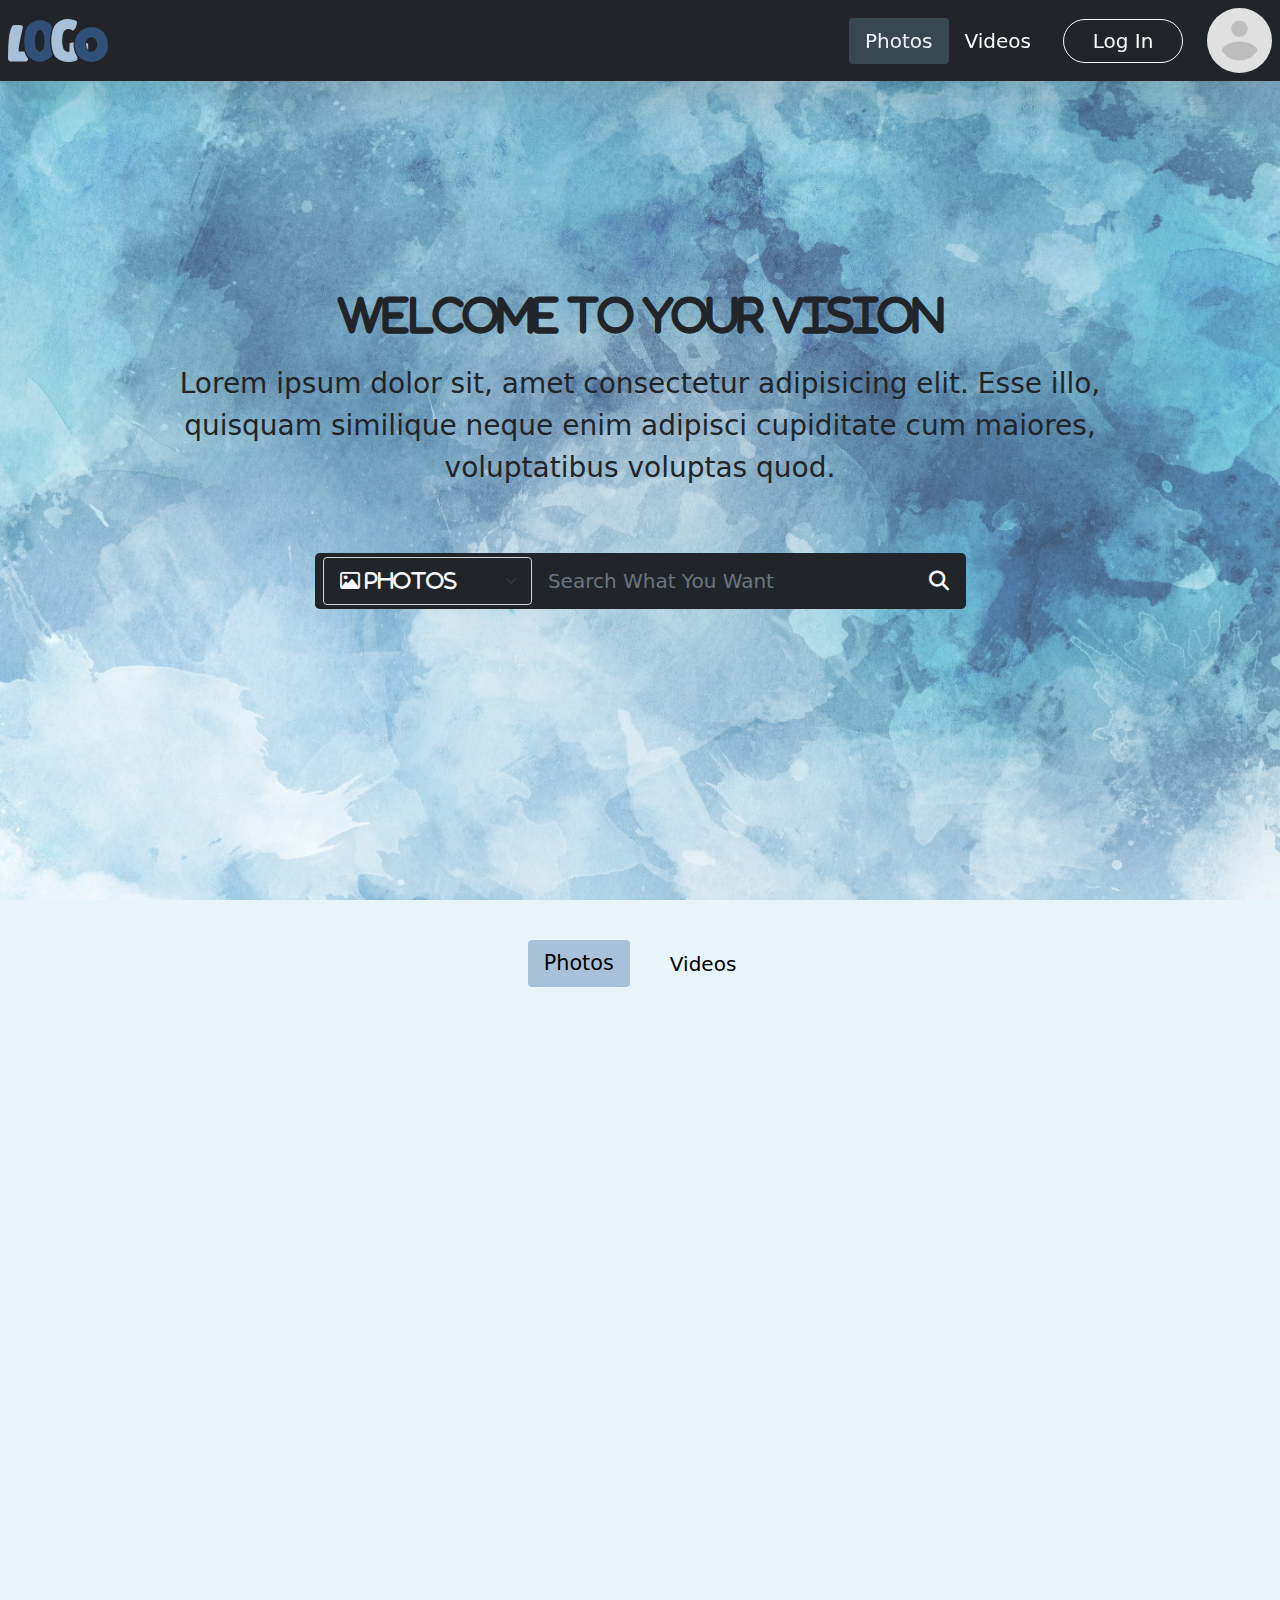
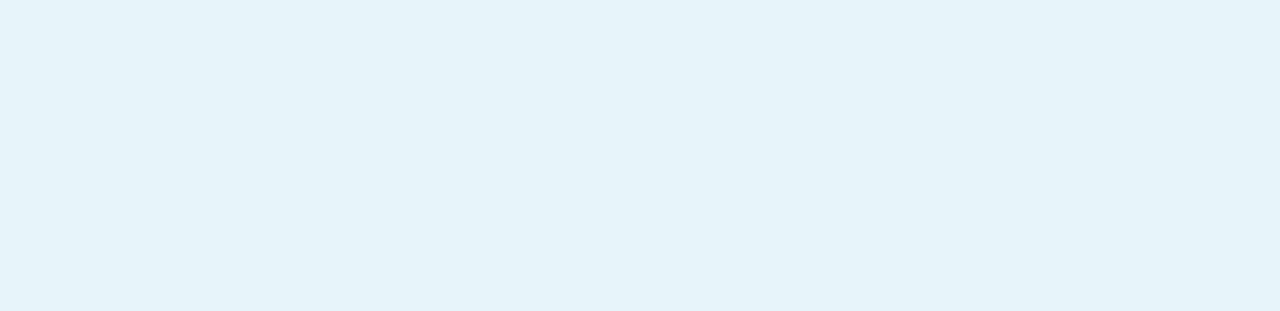
<file: index.html>
<!DOCTYPE html>
<html lang="en" class="h-100">
  <head>
    <meta charset="UTF-8" />
    <meta name="viewport" content="width=device-width, initial-scale=1.0" />
    <link rel="stylesheet" href="./bootstrap/bootstrap.min.css" />
    <link rel="stylesheet" href="./css/style.css" />
    <link
      rel="stylesheet"
      href="https://cdnjs.cloudflare.com/ajax/libs/font-awesome/6.4.2/css/all.min.css"
    />
    <title>Welcome Home</title>
  </head>
  <body class="h-100 bg-color" id="body">
    <!-------------------- nav bar section -------------------------->
    <div id="bodyTop"></div>
    <nav
      class="navbar navbar-expand-md navbar-dark bg-dark gap-3 shadow-lg fixed-top"
    >
      <!----------------------------- logo image  ----------------------->
      <a class="" href="#">
        <figure id="logoImage" class="m-0 col-1 p-2">
          <img src="./images/Logo-Logo-Grayscale.svg" width="100px" />
        </figure>
      </a>

      <!--------------------------- menu button -------------------->
      <div class="px-2">
        <button
          class="navbar-toggler p-2"
          type="button"
          data-bs-toggle="collapse"
          data-bs-target="#navbarSupportedContent"
          aria-controls="navbarSupportedContent"
          aria-expanded="false"
          aria-label="Toggle navigation"
        >
          <span class="navbar-toggler-icon"></span>
        </button>
      </div>

      <!--------------- section to collapse in medium screen --------------->
      <section class="collapse navbar-collapse" id="navbarSupportedContent">
        <div
          id="navMenu"
          class="d-flex justify-content-between align-items-center gap-3 w-100"
        >
          <!-------------------------------- nav bar search ------------------------------------>
          <div class="w-100 px-2 py-1">
            <div
              id="navSearchBar"
              class="visually-hidden w-100 text-dark bg-color rounded-3 d-flex justify-content-between align-items-center p-1 px-2"
            >
              <select
                onchange="onSelectChange(event)"
                class="border border-dark bg-color form-select form-select-lg text-dark w-50"
              >
                <option value="Photos">&#xf03e; Photos</option>
                <option value="Videos">&#xf03d; Videos</option>
              </select>

              <!--------------------------------- input search -------------------------------->
              <input
                id="navSearchInput"
                type="search"
                placeholder="Search What You Want"
                aria-expanded="true"
                class="form-control form-control-lg"
              />
              <div class="btn p-2 text-dark" id="searchIcon">
                <i class="fa-solid fa-magnifying-glass fa-lg"></i>
              </div>
            </div>
          </div>

          <!------------------------------- nav bar list tabs  -------------------------------->
          <div
            id="navTabList"
            class="d-flex justify-content-center align-items-center list-unstyled rounded-2 text-light"
          >
            <div
              onclick="onNavTabClick(this)"
              class="active-nav-tab nav-tab-item fs-5 rounded-2 p-2 px-3"
            >
              <span>Photos</span>
            </div>
            <div
              onclick="onNavTabClick(this)"
              class="nav-tab-item fs-5 rounded-2 p-2 px-3"
            >
              <span>Videos</span>
            </div>
          </div>
          <!---------------------------------- log button -------------------------->

          <div>
            <button
              id="log-btn"
              class="btn btn-outline-light fs-5 px-3 rounded-pill"
              style="width: 120px;"
            >
              Log In
            </button>
          </div>

          <!---------------------------------- profile image -------------------------->

          <div class="px-2">
            <div
              id="profileLogo"
              class="rounded-circle bg-grey-dark m-0 d-flex justify-content-center align-items-center"
              style="width: 65px; height: 65px;"
            ></div>
          </div>
        </div>
      </section>
    </nav>

    <!------------------------------------ main home background ------------------------>
    <figure id="homeImage" class="vh-100 position-relative"></figure>

    <!-------------------------------- main section --------------------------------------->
    <main id="homeContent" class="top-0 w-100 h-100 position-absolute">
      <!-------------------------- paragraph main section -------------------------------->
      <section class="container h-100 d-flex justify-content-center">
        <div
          class="d-flex flex-column justify-content-center align-items-center h-100 gap-5 text-justify"
        >
          <!-------------------- home section details heading ---------------------------------->
          <div
            class="text-dark fs-1 fw-bolder text-center text-justify d-flex flex-column justify-content-center align-items-center"
          >
            <h2 class="fs-1 fw-bolder">Welcome To Your Vision</h2>
            <p class="lead fs-3 pt-3 px-md-5">
              Lorem ipsum dolor sit, amet consectetur adipisicing elit. Esse
              illo, quisquam similique neque enim adipisci cupiditate cum
              maiores, voluptatibus voluptas quod.
            </p>
          </div>

          <!---------------------------- home section search bar  --------------------------->
          <div
            class="col-lg-7 bg-dark rounded-3 d-flex justify-content-between align-items-center p-1 px-2"
          >
            <select
              onchange="onSelectChange(event)"
              class="bg-dark form-select form-select-lg text-light w-50"
            >
              <option value="Photos">&#xf03e; Photos</option>
              <option value="Videos">&#xf03d; Videos</option>
            </select>

            <input
              id="homeSearchInput"
              type="search"
              placeholder="Search What You Want"
              aria-expanded="true"
              class="form-control form-control-lg text-light"
            />
            <div
              class="btn p-2 text-light"
              id="searchIcon"
              onclick="onSearchClick('home')"
            >
              <i class="fa-solid fa-magnifying-glass fa-lg"></i>
            </div>
          </div>
        </div>
      </section>
    </main>

    <!-------------------- tab bar for sections --------------------->
    <section
      id="homeTabList"
      class="d-flex justify-content-center align-items-center p-4 list-unstyled gap-4 rounded-2 fs-5"
    >
      <li
        class="active-home-tab home-tab-item rounded-2 p-2 px-3"
        onclick="onHomeTabClick(this)"
      >
        <a href="#homeTabList">Photos</a>
      </li>
      <li
        class="home-tab-item rounded-2 p-2 px-3"
        onclick="onHomeTabClick(this)"
      >
        <a href="#homeTabList">Videos</a>
      </li>
    </section>

    <!-------------------- pop up window for image --------------------->
    <div id="pop-up-content"></div>

    <!----------------------------- grid images -------------------------->
    <section id="homeGrid" class="container min-vh-100 position-relative">
      <div
        id="cardsItems"
        class="d-flex flex-wrap gap-3 justify-content-center align-items-center pb-5 min-vh-100"
      >
        <span class="loader"></span>
      </div>
    </section>

    <!----------------------------- up button -------------------------->
    <div id="go-up-button">
      <button
        class="btn bg-grey-dark rounded-circle visually-hidden"
        style="width: 60px; height: 60px;"
      >
        <i class="fa-solid fa-angles-up fa-xl"></i>
      </button>
    </div>

    <script src="./index-script.js"></script>
    <script src="../../bootstrap/bootstrap.bundle.js"></script>
  </body>
</html>
</file>
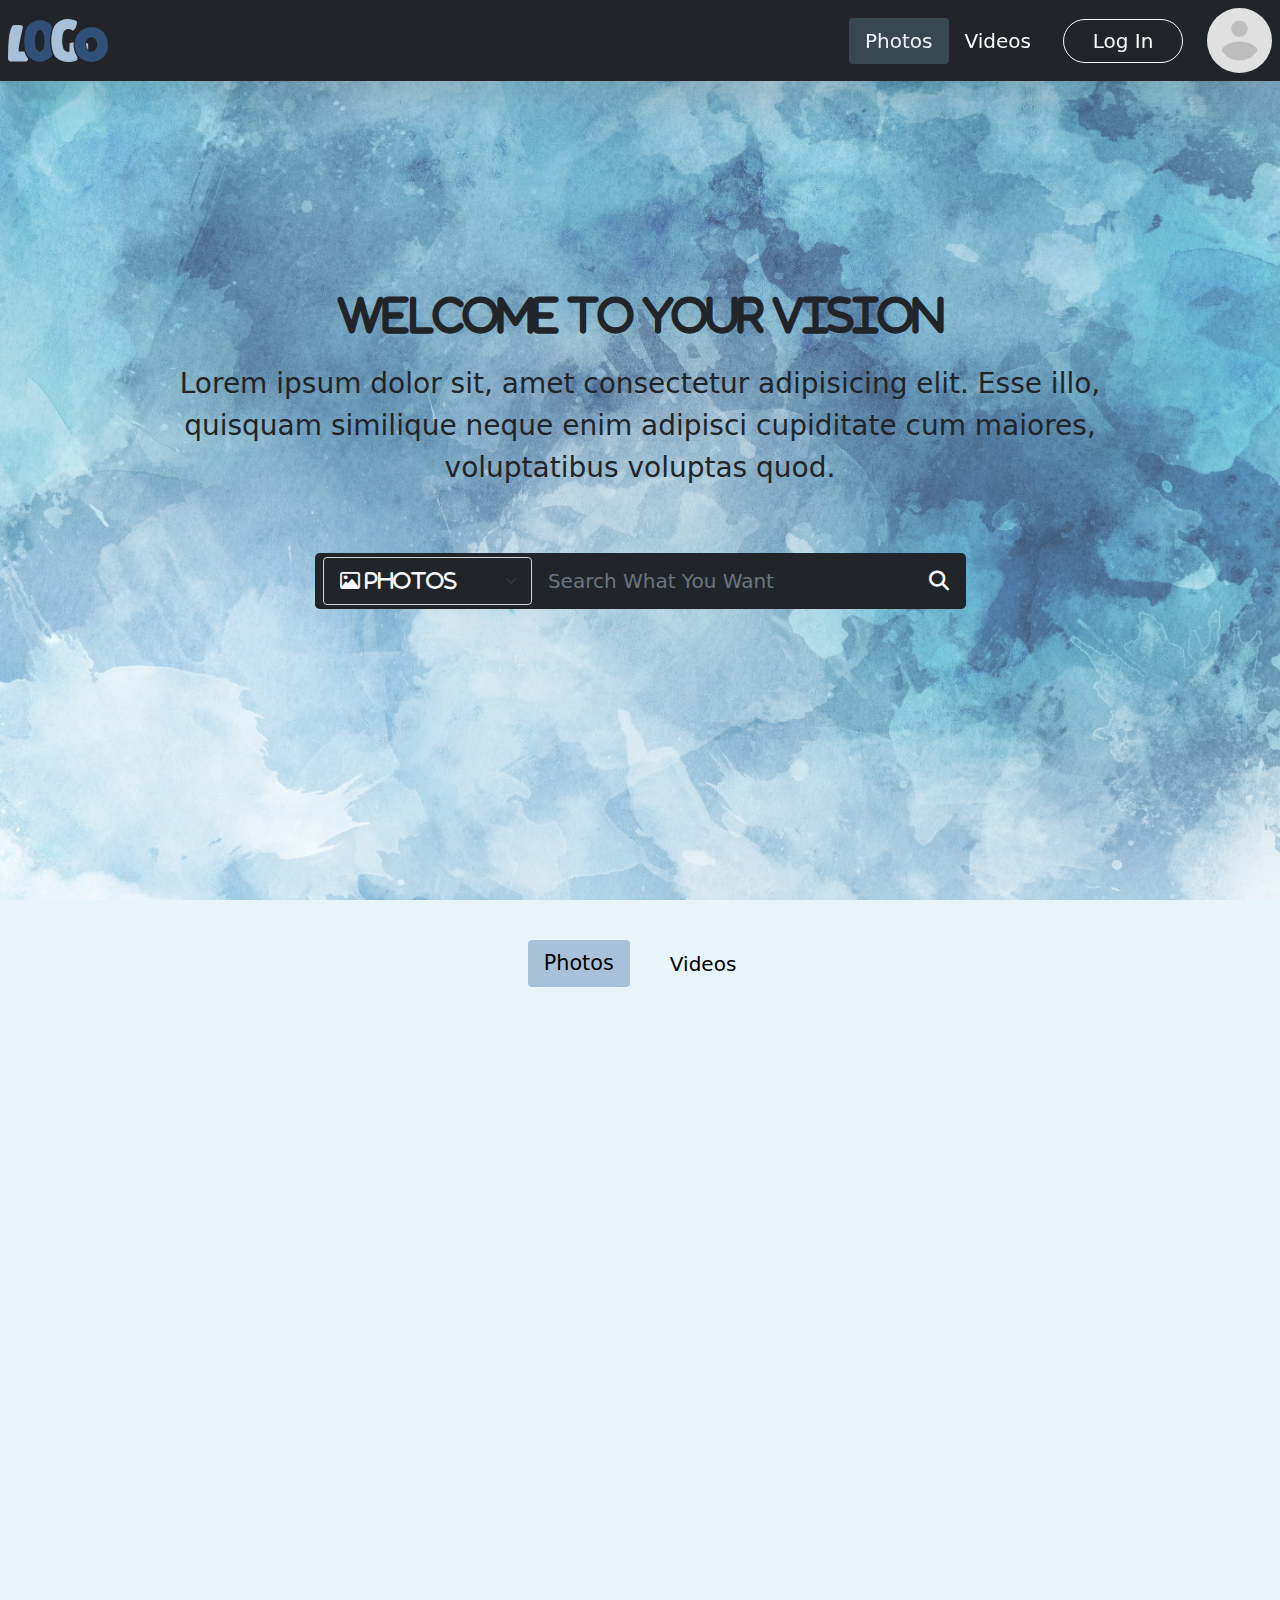
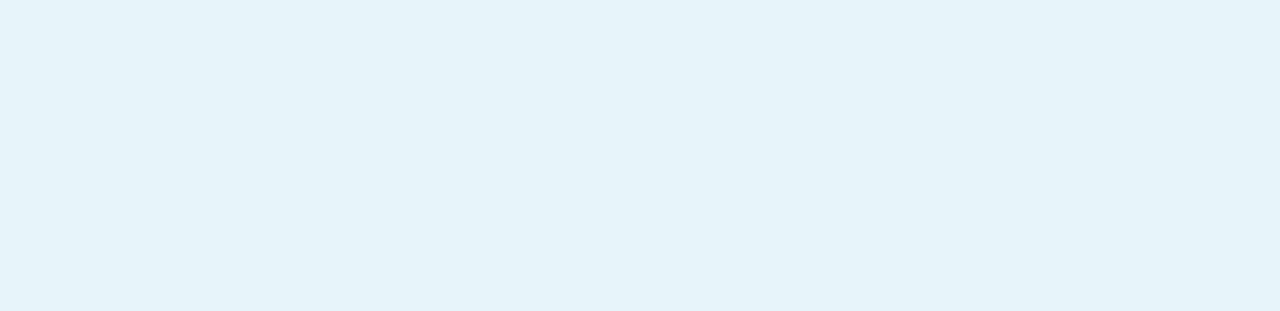
<file: pages/index/index.html>
<!DOCTYPE html>
<html lang="en" class="h-100">
  <head>
    <meta charset="UTF-8" />
    <meta name="viewport" content="width=device-width, initial-scale=1.0" />
    <link rel="stylesheet" href="../../bootstrap/bootstrap.min.css" />
    <link rel="stylesheet" href="../../css/style.css" />
    <link
      rel="stylesheet"
      href="https://cdnjs.cloudflare.com/ajax/libs/font-awesome/6.4.2/css/all.min.css"
    />
    <title>Welcome Home</title>
  </head>
  <body class="h-100 bg-color" id="body">
    <!-------------------- nav bar section -------------------------->
    <div id="bodyTop"></div>
    <nav
      class="navbar navbar-expand-md navbar-dark bg-dark gap-3 shadow-lg fixed-top"
    >
      <!----------------------------- logo image  ----------------------->
      <a class="" href="#">
        <figure id="logoImage" class="m-0 col-1 p-2">
          <img src="../../images/Logo-Logo-Grayscale.svg" width="100px" />
        </figure>
      </a>

      <!--------------------------- menu button -------------------->
      <div class="px-2">
        <button
          class="navbar-toggler p-2"
          type="button"
          data-bs-toggle="collapse"
          data-bs-target="#navbarSupportedContent"
          aria-controls="navbarSupportedContent"
          aria-expanded="false"
          aria-label="Toggle navigation"
        >
          <span class="navbar-toggler-icon"></span>
        </button>
      </div>

      <!--------------- section to collapse in medium screen --------------->
      <section class="collapse navbar-collapse" id="navbarSupportedContent">
        <div
          id="navMenu"
          class="d-flex justify-content-between align-items-center gap-3 w-100"
        >
          <!-------------------------------- nav bar search ------------------------------------>
          <div class="w-100 px-2 py-1">
            <div
              id="navSearchBar"
              class="visually-hidden w-100 text-dark bg-color rounded-3 d-flex justify-content-between align-items-center p-1 px-2"
            >
              <select
                onchange="onSelectChange(event)"
                class="border border-dark bg-color form-select form-select-lg text-dark w-50"
              >
                <option value="Photos">&#xf03e; Photos</option>
                <option value="Videos">&#xf03d; Videos</option>
              </select>

              <!--------------------------------- input search -------------------------------->
              <input
                id="navSearchInput"
                type="search"
                placeholder="Search What You Want"
                aria-expanded="true"
                class="form-control form-control-lg"
              />
              <div class="btn p-2 text-dark" id="searchIcon">
                <i class="fa-solid fa-magnifying-glass fa-lg"></i>
              </div>
            </div>
          </div>

          <!------------------------------- nav bar list tabs  -------------------------------->
          <div
            id="navTabList"
            class="d-flex justify-content-center align-items-center list-unstyled rounded-2 text-light"
          >
            <div
              onclick="onNavTabClick(this)"
              class="active-nav-tab nav-tab-item fs-5 rounded-2 p-2 px-3"
            >
              <span>Photos</span>
            </div>
            <div
              onclick="onNavTabClick(this)"
              class="nav-tab-item fs-5 rounded-2 p-2 px-3"
            >
              <span>Videos</span>
            </div>
          </div>
          <!---------------------------------- log button -------------------------->

          <div>
            <button
              id="log-btn"
              class="btn btn-outline-light fs-5 px-3 rounded-pill"
              style="width: 120px"
            >
              Log In
            </button>
          </div>

          <!---------------------------------- profile image -------------------------->

          <div class="px-2">
            <div
              id="profileLogo"
              class="rounded-circle bg-grey-dark m-0 d-flex justify-content-center align-items-center"
              style="width: 65px; height: 65px"
            ></div>
          </div>
        </div>
      </section>
    </nav>

    <!------------------------------------ main home background ------------------------>
    <figure id="homeImage" class="vh-100 position-relative"></figure>

    <!-------------------------------- main section --------------------------------------->
    <main id="homeContent" class="top-0 w-100 h-100 position-absolute">
      <!-------------------------- paragraph main section -------------------------------->
      <section class="container h-100 d-flex justify-content-center">
        <div
          class="d-flex flex-column justify-content-center align-items-center h-100 gap-5 text-justify"
        >
          <!-------------------- home section details heading ---------------------------------->
          <div
            class="text-dark fs-1 fw-bolder text-center text-justify d-flex flex-column justify-content-center align-items-center"
          >
            <h2 class="fs-1 fw-bolder">Welcome To Your Vision</h2>
            <p class="lead fs-3 pt-3 px-md-5">
              Lorem ipsum dolor sit, amet consectetur adipisicing elit. Esse
              illo, quisquam similique neque enim adipisci cupiditate cum
              maiores, voluptatibus voluptas quod.
            </p>
          </div>

          <!---------------------------- home section search bar  --------------------------->
          <div
            class="col-lg-7 bg-dark rounded-3 d-flex justify-content-between align-items-center p-1 px-2"
          >
            <select
              onchange="onSelectChange(event)"
              class="bg-dark form-select form-select-lg text-light w-50"
            >
              <option value="Photos">&#xf03e; Photos</option>
              <option value="Videos">&#xf03d; Videos</option>
            </select>

            <input
              id="homeSearchInput"
              type="search"
              placeholder="Search What You Want"
              aria-expanded="true"
              class="form-control form-control-lg text-light"
            />
            <div
              class="btn p-2 text-light"
              id="searchIcon"
              onclick="onSearchClick('home')"
            >
              <i class="fa-solid fa-magnifying-glass fa-lg"></i>
            </div>
          </div>
        </div>
      </section>
    </main>

    <!-------------------- tab bar for sections --------------------->
    <section
      id="homeTabList"
      class="d-flex justify-content-center align-items-center p-4 list-unstyled gap-4 rounded-2 fs-5"
    >
      <li
        class="active-home-tab home-tab-item rounded-2 p-2 px-3"
        onclick="onHomeTabClick(this)"
      >
        <a href="#homeTabList">Photos</a>
      </li>
      <li
        class="home-tab-item rounded-2 p-2 px-3"
        onclick="onHomeTabClick(this)"
      >
        <a href="#homeTabList">Videos</a>
      </li>
    </section>

    <!-------------------- pop up window for image --------------------->
    <div id="pop-up-content"></div>

    <!----------------------------- grid images -------------------------->
    <section id="homeGrid" class="container min-vh-100 position-relative">
      <div
        id="cardsItems"
        class="d-flex flex-wrap gap-3 justify-content-center align-items-center pb-5 min-vh-100"
      >
        <span class="loader"></span>
      </div>
    </section>

    <!----------------------------- up button -------------------------->
    <div id="go-up-button">
      <button
        class="btn bg-grey-dark rounded-circle visually-hidden"
        style="width: 60px; height: 60px"
      >
        <i class="fa-solid fa-angles-up fa-xl"></i>
      </button>
    </div>

    <script src="./index-script.js"></script>
    <script src="../../bootstrap/bootstrap.bundle.js"></script>
  </body>
</html>
</file>
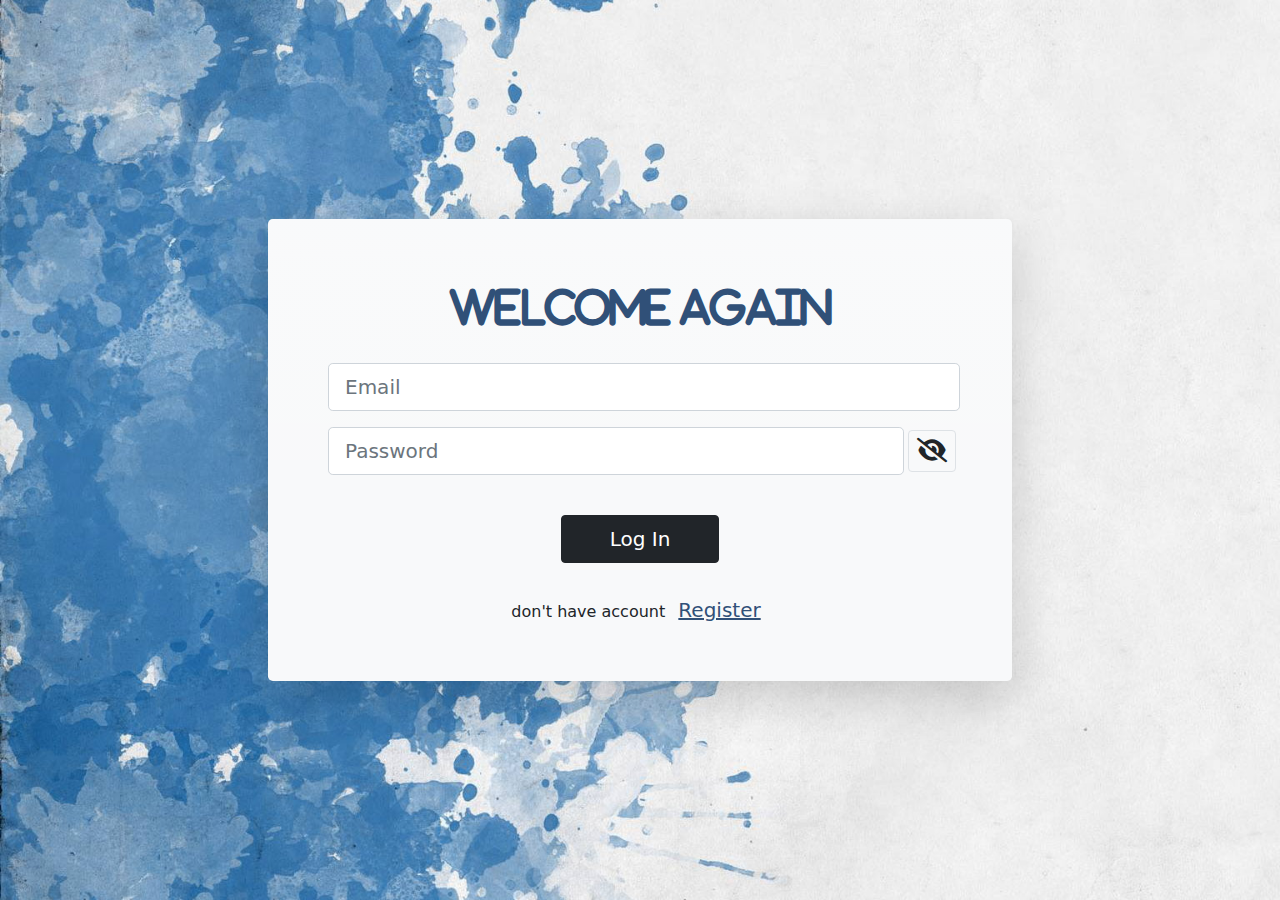
<file: pages/log-in/log-in.html>
<!DOCTYPE html>
<html lang="en" class="h-100">
  <head>
    <meta charset="UTF-8" />
    <meta name="viewport" content="width=device-width, initial-scale=1.0" />
    <link rel="stylesheet" href="../../bootstrap/bootstrap.min.css" />
    <link rel="stylesheet" href="../../css/style.css" />
    <link
      rel="stylesheet"
      href="https://cdnjs.cloudflare.com/ajax/libs/font-awesome/6.4.2/css/all.min.css"
    />
    <title>Log In</title>
  </head>
  <body class="h-100 bg-color">
    <!------------------------------------ main home background ------------------------>

    <!-------------------------------- main section --------------------------------------->
    <main id="logInContent" class="top-0 w-100 h-100 position-absolute">
      <!-------------------------- paragraph main section -------------------------------->
      <section
        class="container h-100 d-flex justify-content-center align-items-center"
      >
        <div
          class="bg-light rounded-3 shadow-lg bg-gradient col-md-8 d-flex flex-column justify-content-center align-items-center p-5 text-justify"
        >
          <h2 class="fs-1 fw-bolder text-blue-dark p-3 text-center">Welcome Again</h2>
          <form
            onsubmit="userLogIn(event)"
            class="w-100 h-100 p-2 d-flex flex-column justify-content-center align-items-start gap-3"
          >
            <div class="w-100">
              <input
                id="email-input"
                class="form-control form-control-lg mx-1"
                type="email"
                placeholder="Email"
              />
              <span id="email-error" class="px-3 text-danger visually-hidden">
                Please Enter Your Email
              </span>
            </div>

            <div class="w-100">
              <div
                class="d-flex justify-content-center align-items-center w-100"
              >
                <input
                  id="password-input"
                  class="form-control form-control-lg mx-1"
                  type="password"
                  placeholder="Password"
                />
                <span
                  class="border border-1 p-2 btn"
                  onclick="togglePassword()"
                >
                  <i id="password-icon" class="fa fa-eye-slash fa-xl"></i>
                </span>
              </div>
              <span
                id="password-error"
                class="px-3 text-danger visually-hidden"
              >
                Please Enter Your Password
              </span>
            </div>

            <button
              class="btn btn-dark px-5 py-2 fs-5 align-self-center mt-4"
              type="submit"
            >
              Log In
            </button>
            <div class="align-self-center pt-3">
              <span>don't have account</span>
              <a
                href="#"
                class="fs-5 text-blue-dark px-2"
                onclick="location.replace('../register/register.html')"
              >
                Register
              </a>
            </div>
          </form>
        </div>
      </section>
    </main>

    <script src="./log-in-script.js"></script>
  </body>
</html>
</file>
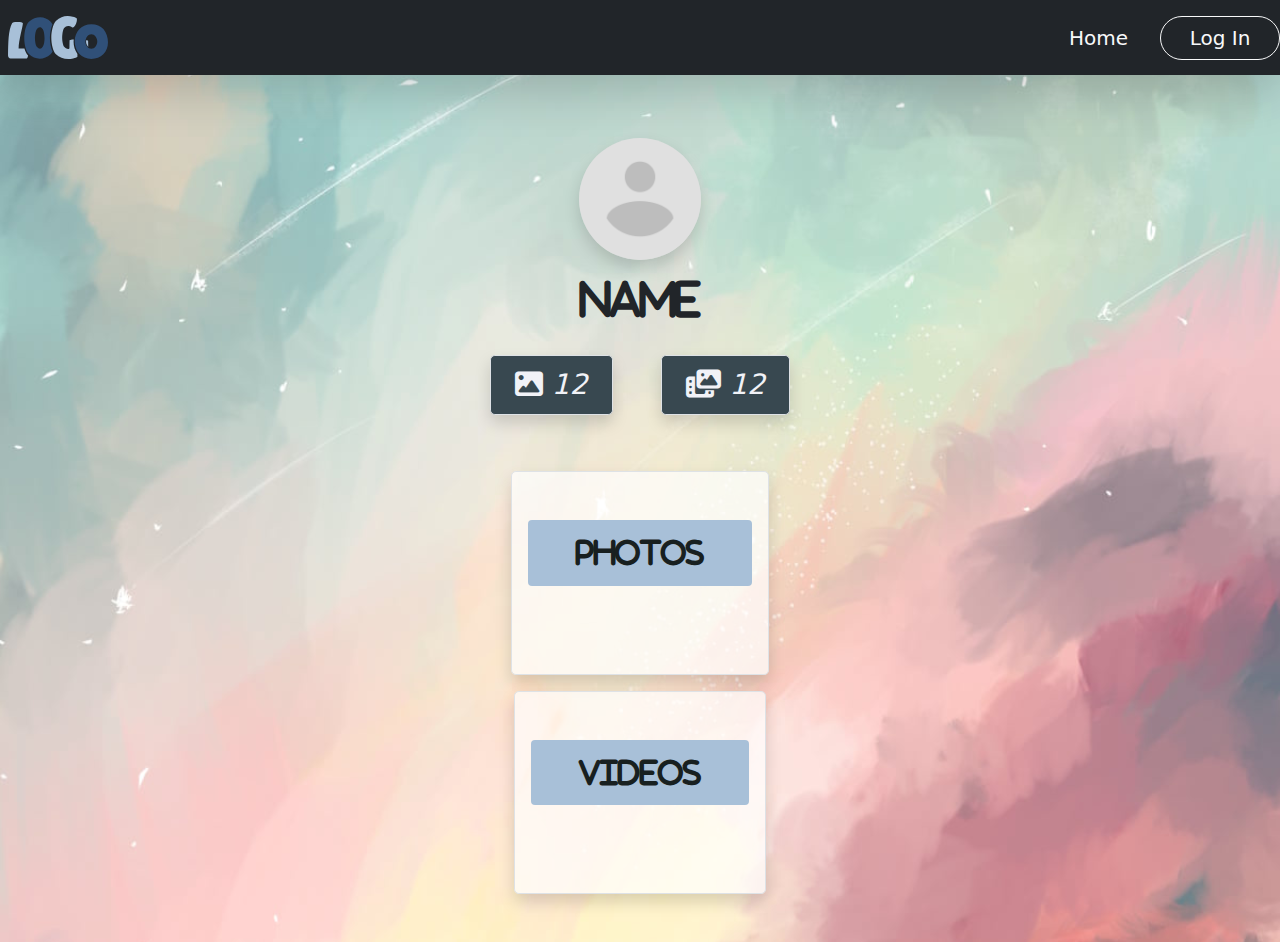
<file: pages/profile/profile.html>
<!DOCTYPE html>
<html lang="en" class="h-100">
  <head>
    <meta charset="UTF-8" />
    <meta name="viewport" content="width=device-width, initial-scale=1.0" />
    <link rel="stylesheet" href="../../bootstrap/bootstrap.min.css" />
    <link rel="stylesheet" href="../../css/style.css" />
    <link
      rel="stylesheet"
      href="https://cdnjs.cloudflare.com/ajax/libs/font-awesome/6.4.2/css/all.min.css"
    />
    <title>Welcome Home</title>
  </head>
  <body class="h-100 bg-color d-flex flex-column" id="bodyProfile">
    <!------------------------------------ main home background ------------------------>
    <!-- <figure id="homeImage" class="vh-100 position-relative"></figure> -->

    <!------------------------------------ nav bar ------------------------>
    <nav class="navbar navbar-expand-md navbar-dark bg-dark gap-3 shadow-lg ">
      <!----------------------------- logo image  ----------------------->
      <a class="" href="#">
        <figure id="logoImage" class="m-0 col-1 p-2">
          <img src="../../images/Logo-Logo-Grayscale.svg" width="100px" />
          <!-- <img src="images/unnamed.jpg" width="100px" /> -->
        </figure>
      </a>

      <!--------------------------- menu button -------------------->
      <div class="px-2">
        <button
          class="navbar-toggler p-2"
          type="button"
          data-bs-toggle="collapse"
          data-bs-target="#navbarSupportedContent"
          aria-controls="navbarSupportedContent"
          aria-expanded="false"
          aria-label="Toggle navigation"
        >
          <span class="navbar-toggler-icon"></span>
        </button>
      </div>

      <!--------------- section to collapse in medium screen --------------->
      <section class="collapse navbar-collapse" id="navbarSupportedContent">
        <div
          id="navMenu"
          class="d-flex justify-content-end align-items-center gap-3 w-100"
        >
          <!------------------------------- nav bar list tabs  -------------------------------->
          <div
            id="navTabList"
            class="d-flex justify-content-center align-items-center list-unstyled rounded-2 text-light"
          >
            <div
              onclick="onHomeNavigate(this)"
              class="nav-tab-item fs-5 rounded-2 p-2 px-3"
            >
              <span>Home</span>
            </div>
          </div>
          <!---------------------------------- log button -------------------------->

          <div>
            <button
              id="log-btn"
              class="btn btn-outline-light fs-5 px-3 rounded-pill"
              style="width: 120px"
            >
              Log In
            </button>
          </div>
        </div>
      </section>
    </nav>

    <!--------------------------- content -------------------->
    <section class="container py-5" id="profileContent">
      <div
        class="d-flex flex-column justify-content-center align-items-center gap-3"
      >
        <!-- <h2 id="greet" class="fs-1 fw-bolder p-2">Welcome</h2> -->

        <div
          class="d-flex flex-column justify-content-center align-items-center p-3"
        >
          <figure
            id="profile-logo"
            class="rounded-circle bg-grey-dark m-0 d-flex justify-content-center align-items-center"
            style="width: 120px; height: 120px"
          >
            <img
              id="profile-logo"
              src="../../images/anonymous-avatar-icon-25.jpg"
              class="rounded-circle shadow"
              style="width: 122px; height: 122px"
            />
          </figure>

          <h2 id="user-name" class="fs-1 fw-bolder pt-3">Name</h2>

          <div class="p-2 py-4 d-flex gap-lg-5 gap-2">
            <span
              class="border shadow bg-grey-dark p-2 px-4 rounded-3 fs-3 fst-italic"
            >
              <i class="fa fa-image"></i> <span id="photo-counter">12</span>
            </span>
            <span
              class="border shadow bg-grey-dark p-2 px-4 rounded-3 fs-3 fst-italic"
            >
              <i class="fa fa-photo-video"></i>
              <span id="video-counter">12</span>
            </span>
          </div>
        </div>
        <!----------------------------- grid images -------------------------->
        <section
          class="d-flex flex-column justify-content-center align-items-center gap-3 shadow border rounded-3 py-5 p-3 bg-light-opacity"
        >
          <h4
            class="title-text fs-3 fw-bolder bg-blue-light p-3 px-5 rounded-2"
          >
            Photos
          </h4>

          <div
            id="photos-grid"
            class="d-flex flex-wrap gap-3 justify-content-center align-items-center pt-3"
          >
            <!-- <h2 class="fs-2 fw-bold p-3">
              You Does Not Have Favourite Photos Yet ...
            </h2> -->
          </div>
        </section>

        <!----------------------------- grid videos -------------------------->
        <section
          class="d-flex flex-column justify-content-center align-items-center gap-3 shadow border rounded-3 py-5 p-3 bg-light-opacity"
        >
          <h4
            class="title-text fs-3 fw-bolder bg-blue-light p-3 px-5  rounded-2"
          >
            Videos
          </h4>

          <div
            id="videos-grid"
            class="d-flex flex-wrap gap-3 justify-content-center align-items-center pt-3"
          ></div>
        </section>
      </div>
    </section>

    <!----------------------------- up button -------------------------->
    <div id="go-up-button">
      <button
        class="btn bg-grey-dark rounded-circle visually-hidden"
        style="width: 60px; height: 60px"
      >
        <i class="fa-solid fa-angles-up fa-xl"></i>
      </button>
    </div>

    <script src="./profile-script.js"></script>
    <script src="../../bootstrap/bootstrap.bundle.js"></script>
  </body>
</html>
</file>
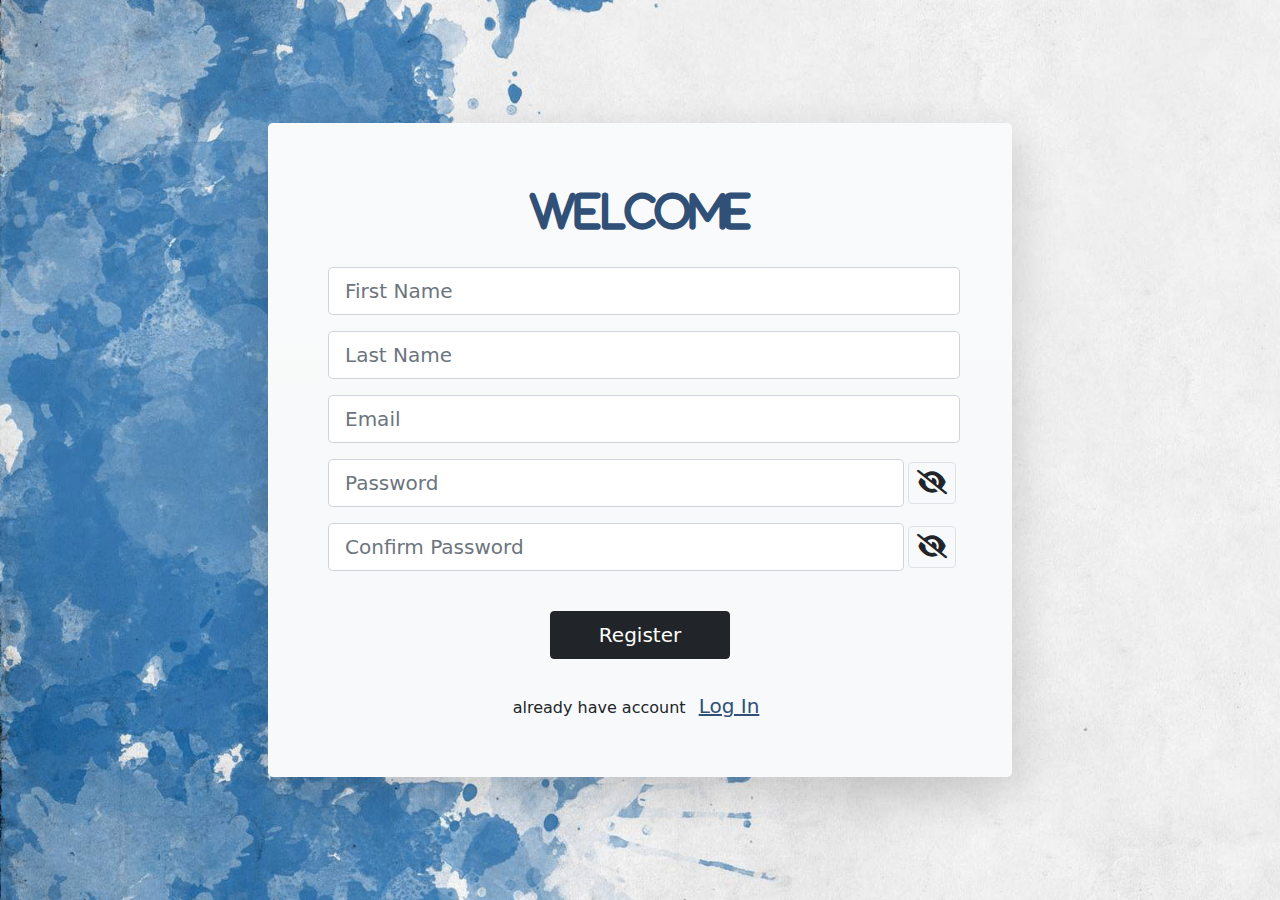
<file: pages/register/register.html>
<!DOCTYPE html>
<html lang="en" class="h-100">
  <head>
    <meta charset="UTF-8" />
    <meta name="viewport" content="width=device-width, initial-scale=1.0" />
    <link rel="stylesheet" href="../../bootstrap/bootstrap.min.css" />
    <link rel="stylesheet" href="../../css/style.css" />
    <link
      rel="stylesheet"
      href="https://cdnjs.cloudflare.com/ajax/libs/font-awesome/6.4.2/css/all.min.css"
    />
    <title>Register</title>
  </head>
  <body class="h-100 bg-color">
    <!-------------------------------- main section --------------------------------------->
    <main id="registerContent" class="top-0 w-100 h-100 position-absolute">
      <!-------------------------- paragraph main section -------------------------------->
      <section
        class="container h-100 d-flex justify-content-center align-items-center"
      >
        <div
          class="bg-light rounded-3 shadow-lg bg-gradient col-md-8 d-flex flex-column justify-content-center align-items-center p-5 text-justify"
        >
          <h2 class="fs-1 fw-bolder text-blue-dark p-3">Welcome</h2>
          <form
            onsubmit="userRegister(event)"
            class="w-100 h-100 p-2 d-flex flex-column justify-content-center align-items-start gap-3"
          >
            <!------------------------------ name input ------------------------->
            <div class="w-100">
              <input
                id="first-name-input"
                class="form-control form-control-lg mx-1"
                type="name"
                placeholder="First Name"
              />
              <span
                id="first-name-error"
                class="px-3 text-danger visually-hidden"
              >
                Please Enter Your First Name
              </span>
            </div>

            <div class="w-100">
              <input
                id="last-name-input"
                class="form-control form-control-lg mx-1"
                type="name"
                placeholder="Last Name"
              />
              <span
                id="last-name-error"
                class="px-3 text-danger visually-hidden"
              >
                Please Enter Your Last Name
              </span>
            </div>

            <!------------------------------ email input ------------------------->
            <div class="w-100">
              <input
                id="email-input"
                class="form-control form-control-lg mx-1"
                type="email"
                placeholder="Email"
              />
              <span id="email-error" class="px-3 text-danger visually-hidden">
                Please Enter Your Email
              </span>
            </div>

            <!------------------------------ password input ------------------------->
            <div class="w-100">
              <div
                class="d-flex justify-content-center align-items-center w-100"
              >
                <input
                  id="password-input"
                  class="form-control form-control-lg mx-1"
                  type="password"
                  placeholder="Password"
                />
                <span
                  class="border border-1 p-2 btn"
                  onclick="togglePassword('password')"
                >
                  <i id="password-icon" class="fa fa-eye-slash fa-xl"></i>
                </span>
              </div>
              <span
                id="password-error"
                class="px-3 text-danger visually-hidden"
              >
                Please Enter Your Password
              </span>
            </div>

            <!------------------------------ repassword input ------------------------->
            <div class="w-100">
              <div
                class="d-flex justify-content-center align-items-center w-100"
              >
                <input
                  id="repassword-input"
                  class="form-control form-control-lg mx-1"
                  type="password"
                  placeholder="Confirm Password"
                />
                <span
                  class="border border-1 p-2 btn"
                  onclick="togglePassword('repassword')"
                >
                  <i id="repassword-icon" class="fa fa-eye-slash fa-xl"></i>
                </span>
              </div>
              <span
                id="repassword-error"
                class="px-3 text-danger visually-hidden"
              >
                Please Enter Your Password Again
              </span>
            </div>

            <!------------------------------ submit button ------------------------->
            <button
              class="btn btn-dark px-5 py-2 fs-5 align-self-center mt-4"
              type="submit"
            >
              Register
            </button>

            <!------------------------------ span link ------------------------->
            <div class="align-self-center pt-3">
              <span>already have account</span>
              <a
                href="#"
                class="fs-5 text-blue-dark px-2"
                onclick="location.replace('../log-in/log-in.html')"
                >Log In</a
              >
            </div>
          </form>
        </div>
      </section>
    </main>

    <script src="./register-script.js"></script>
  </body>
</html>
</file>
<file: css/style.css>
/* ------------------------------- root --------------------------------- */

:root {
  --black-color: #182020;
  --blue-light-color: #a8c0d8;
  --blue-dark-color: #305078;
  --grey-light-color: #b8c0c0;
  --light-color: #f1f2f7;
  --grey-dark-color: #384850;
  /* --light-color: #eeeff7; */
  /* --blue-light-color: #98b0c8; */
  /* --blue-dark-color: #445878; */
  /* --blue-dark-color: #a8c0d8; */
}

/* ------------------------------- select font --------------------------------- */

select,
h2,
#photographer-name,
#profileLetters,
.title-text {
  font-family: "FontAwesome", "Lato", "Font Awesome 5 Free",
    "Font Awesome 5 Brands";
}

.text-justify {
  text-align: justify;
}

nav {
  z-index: 10;
}

/* ------------------------------- colors --------------------------------- */
.bg-color {
  background-color: #e7f4fa;
}

.text-light {
  color: var(--light-color);
}

.text-blue-dark {
  color: var(--blue-dark-color);
}

.bg-grey-light {
  background-color: var(--grey-light-color);
  color: black;
}

.bg-grey-dark {
  background-color: var(--grey-dark-color);
  color: var(--light-color);
}

.bg-blue-light {
  background-color: var(--blue-light-color);
  color: var(--black-color);
}

.bg-blue-dark {
  background-color: var(--blue-dark-color);
  color: var(--light-color);
}

.btn-blue-light {
  background-color: var(--blue-light-color);
  color: var(--black-color);
  border: 2px var(--light-color) solid;
}

.btn-grey-light {
  background-color: var(--blue-grey-color);
  color: var(--black-color);
  border: 2px var(--light-color) solid;
}

.btn-black {
  background-color: var(--black-color);
  color: var(--light-color);
  border: 2px var(--grey-dark-color) solid;
}

.bg-light-opacity {
  background-color: rgb(255, 255, 255, 0.7);
}

/* ------------------------------- card image --------------------------------- */

.card-image {
  object-fit: cover;
  transition: 0.5s;
}

.card-image img {
  width: 280px;
  height: 390px;
}

.card-user {
  max-width: 280px;
  max-height: 55px;
}

.card {
  transition: 0.5s;
  overflow: hidden;
  cursor: pointer;
}

.card:hover .card-image {
  transform: scale(1.5) rotate(5deg);
  z-index: 10;
}

.favourite-icon {
  opacity: 0.3;
}

.stop-scrolling {
  height: 100%;
  overflow: hidden;
}
/* ------------------------------- card video --------------------------------- */

.card-video,
.card-video-profile {
  object-fit: cover;
}

.card-video-profile {
  width: 400px;
  height: 280px;
}

.transform {
  position: relative;
  top: -50px;
}

.favourite-icon,
.trash-icon {
  z-index: 20;
}

.image-pop:hover .favourite-icon,
.card:hover .favourite-icon {
  opacity: 1;
}

.image-pop,
#profileLogo {
  object-fit: contain;
}

#image-pop-window {
  position: fixed;
  top: 50%;
  left: 50%;
  transform: translate(-50%, -50%);
  z-index: 9999;
  background-color: rgb(0, 0, 0, 0.7);
}

/* ------------------------------- home background --------------------------------- */

#homeImage {
  background-image: url(../images/wallpaperflare.com_wallpaper_5.jpg);
  background-repeat: no-repeat;
  background-size: cover;
  opacity: 0.8;
}

#profileLogo:hover,
#navTabList div,
.favourite-icon,
.trash-icon {
  cursor: pointer;
}

#menuButton {
  display: none;
}

/* ------------------------------- home tab --------------------------------- */

#homeTabList li a,
#navTabList li a {
  text-decoration: none;
  color: var(--light-color);
}

#homeTabList li a {
  text-decoration: none;
  color: black;
}

.active-home-tab {
  background-color: var(--blue-light-color);
  color: black;
  font-size: 1.3rem;
}

.active-nav-tab {
  background-color: var(--grey-dark-color);
  color: var(--light-color);
  font-size: 1.3rem;
}

/* ------------------------------- search --------------------------------- */

#homeSearchInput,
#navSearchInput {
  border: none;
  outline: none;
  background-color: transparent;
}

#searchInput::-webkit-search-cancel-button {
  -webkit-appearance: none;
}

#navSearchInput::-webkit-search-cancel-button {
  -webkit-appearance: none;
}

/* ------------------------------- log in & register ------------------------------- */

#logInContent,
#registerContent {
  background-image: url(../images/wallpaperflare.com_wallpaper.jpg);
  background-size: cover;
  background-repeat: no-repeat;
  object-fit: contain;
}

#name-input {
  display: flex;
}

#go-up-button {
  position: fixed;
  top: 95%;
  left: 90%;
  transform: translate(-50%, -50%);
  z-index: 9999;
}

#go-up-button button {
  opacity: 0.7;
}

#go-up-button button:hover {
  opacity: 1;
  color: white;
}

#bodyProfile {
  background-image: url(../images/wallpaperflare.com_wallpaper_1.jpg);
  background-size: cover;
  background-repeat: repeat-y;
  object-fit: cover;
}

/* ------------------------------- media query --------------------------------- */

@media screen and (max-width: 480px) {
  #chooseBtn {
    max-width: 50px;
  }

  .favourite-icon {
    opacity: 1;
  }

  #logoImage {
    min-width: 50px;
  }
  #menuButton {
    display: inline;
  }

  .card-video-profile {
    width: 280px;
  }
  #name-input {
    display: flex;
    flex-direction: column;
  }
}

@media screen and (max-width: 760px) {
  .collapse #navMenu {
    flex-direction: column-reverse;
  }

  .collapse #navTabList {
    flex-direction: column;
  }
}

/* ------------------------------- loader --------------------------------- */

.loader {
  width: 32px;
  height: 32px;
  position: relative;
  border-radius: 50%;
  color: var(--blue-dark-color);
  animation: fill 1s ease-in infinite alternate;
}
.loader::before,
.loader::after {
  content: "";
  position: absolute;
  height: 100%;
  width: 100%;
  border-radius: 50%;
  left: 48px;
  top: 0;
  animation: fill 0.9s ease-in infinite alternate;
}

.loader::after {
  left: auto;
  right: 48px;
  animation-duration: 1.1s;
}

@keyframes fill {
  0% {
    box-shadow: 0 0 0 2px inset;
  }
  100% {
    box-shadow: 0 0 0 10px inset;
  }
}
</file>
